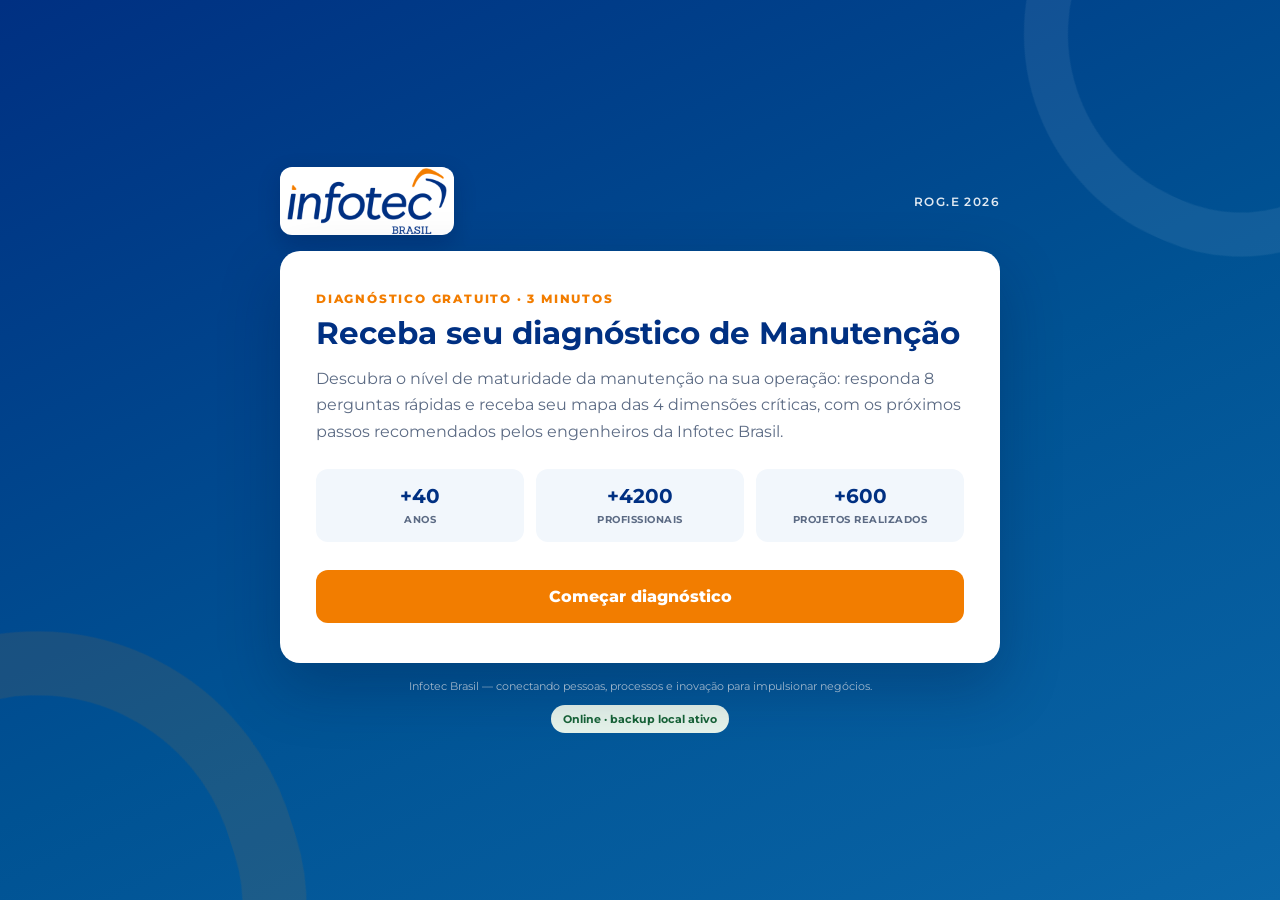
<file: index.html>
<!DOCTYPE html>
<html lang="pt-BR">
<head>
  <meta charset="UTF-8">
  <meta name="viewport" content="width=device-width, initial-scale=1, viewport-fit=cover">
  <meta name="theme-color" content="#003082">
  <meta name="robots" content="noindex,nofollow">
  <meta name="apple-mobile-web-app-capable" content="yes">
  <meta name="apple-mobile-web-app-status-bar-style" content="black-translucent">
  <title>Diagnóstico de Maturidade em Manutenção | Infotec Brasil</title>
  <meta name="description" content="Descubra o nível de maturidade da manutenção na sua operação em 8 perguntas e receba recomendações personalizadas da Infotec Brasil.">
  <link rel="canonical" href="https://falko1505.github.io/diagnostico-manutencao-infotec-rog2026/">
  <meta property="og:type" content="website">
  <meta property="og:locale" content="pt_BR">
  <meta property="og:site_name" content="Infotec Brasil">
  <meta property="og:title" content="Diagnóstico de Maturidade em Manutenção | Infotec Brasil">
  <meta property="og:description" content="Descubra o nível da sua operação em 3 minutos. São 8 perguntas, 4 dimensões e um resultado personalizado.">
  <meta property="og:url" content="https://falko1505.github.io/diagnostico-manutencao-infotec-rog2026/">
  <meta property="og:image" content="https://falko1505.github.io/diagnostico-manutencao-infotec-rog2026/assets/infotec-brasil.svg">
  <meta property="og:image:secure_url" content="https://falko1505.github.io/diagnostico-manutencao-infotec-rog2026/assets/infotec-brasil.svg">
  <meta property="og:image:type" content="image/svg+xml">
  <meta property="og:image:alt" content="Diagnóstico de Maturidade em Manutenção — Infotec Brasil — ROG.e 2026">
  <meta name="twitter:card" content="summary_large_image">
  <meta name="twitter:title" content="Diagnóstico de Maturidade em Manutenção | Infotec Brasil">
  <meta name="twitter:description" content="Descubra o nível da sua operação em 3 minutos e receba recomendações personalizadas.">
  <meta name="twitter:image" content="https://falko1505.github.io/diagnostico-manutencao-infotec-rog2026/assets/infotec-brasil.svg">
  <link rel="manifest" href="./manifest.webmanifest">
  <link rel="preconnect" href="https://fonts.googleapis.com">
  <link rel="preconnect" href="https://fonts.gstatic.com" crossorigin>
  <link href="https://fonts.googleapis.com/css2?family=Montserrat:wght@400;500;600;700;800&display=swap" rel="stylesheet">
  <link rel="stylesheet" href="./styles.css?v=7">
</head>
<body>
  <div class="bg-deco bg-deco-a" aria-hidden="true"></div>
  <div class="bg-deco bg-deco-b" aria-hidden="true"></div>

  <main class="shell">
    <header class="brandbar">
      <div class="logo-chip">
        <img class="brand-logo" src="./assets/infotec-brasil.svg" alt="Infotec Brasil">
      </div>
      <div class="event-tag">ROG.e 2026</div>
    </header>

    <section class="card" id="app" aria-live="polite"></section>
    <p class="footer-note">Infotec Brasil — conectando pessoas, processos e inovação para impulsionar negócios.</p>
    <div class="connection-status" id="connection-status" aria-live="polite">Verificando conexão…</div>
  </main>

  <script src="./config.js"></script>
  <script src="./storage.js"></script>
  <script src="./pwa.js"></script>
  <script src="./qrcode.min.js"></script>
  <script src="./app.js" defer></script>
</body>
</html>
</file>
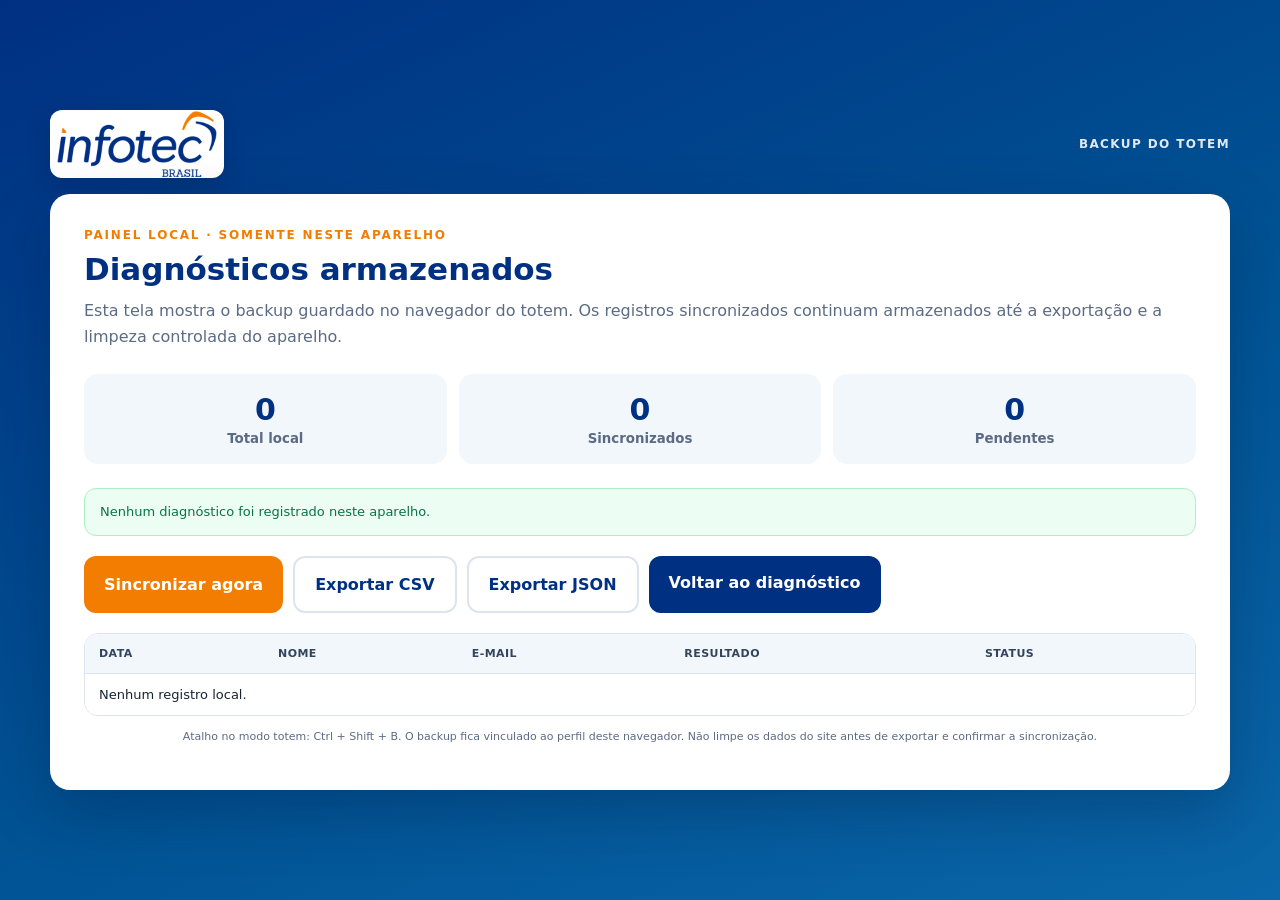
<file: backup.html>
<!DOCTYPE html>
<html lang="pt-BR">
<head>
  <meta charset="UTF-8">
  <meta name="viewport" content="width=device-width, initial-scale=1, viewport-fit=cover">
  <meta name="theme-color" content="#003082">
  <meta name="robots" content="noindex,nofollow">
  <title>Backup local do totem | Infotec Brasil</title>
  <link rel="manifest" href="./manifest.webmanifest">
  <link rel="stylesheet" href="./styles.css">
</head>
<body class="backup-page">
  <main class="backup-shell">
    <header class="brandbar">
      <div class="logo-chip">
        <img class="brand-logo" src="./assets/infotec-brasil.svg" alt="Infotec Brasil">
      </div>
      <div class="event-tag">BACKUP DO TOTEM</div>
    </header>

    <section class="card backup-card">
      <div class="eyebrow">Painel local · somente neste aparelho</div>
      <h1>Diagnósticos armazenados</h1>
      <p class="lead">Esta tela mostra o backup guardado no navegador do totem. Os registros sincronizados continuam armazenados até a exportação e a limpeza controlada do aparelho.</p>

      <div class="backup-stats">
        <div><b id="stat-total">0</b><small>Total local</small></div>
        <div><b id="stat-synced">0</b><small>Sincronizados</small></div>
        <div><b id="stat-pending">0</b><small>Pendentes</small></div>
      </div>

      <div id="backup-status" class="status-box">Carregando o backup local…</div>

      <div class="backup-actions">
        <button class="btn" id="sync-now">Sincronizar agora</button>
        <button class="btn outline" id="export-csv">Exportar CSV</button>
        <button class="btn outline" id="export-json">Exportar JSON</button>
        <a class="btn secondary" href="./?kiosk=1">Voltar ao diagnóstico</a>
      </div>

      <div class="backup-table-wrap">
        <table class="backup-table">
          <thead><tr><th>Data</th><th>Nome</th><th>E-mail</th><th>Resultado</th><th>Status</th></tr></thead>
          <tbody id="backup-rows"></tbody>
        </table>
      </div>
      <p class="microcopy">Atalho no modo totem: Ctrl + Shift + B. O backup fica vinculado ao perfil deste navegador. Não limpe os dados do site antes de exportar e confirmar a sincronização.</p>
    </section>
  </main>

  <script src="./config.js"></script>
  <script src="./storage.js"></script>
  <script src="./pwa.js"></script>
  <script src="./backup.js" defer></script>
</body>
</html>
</file>
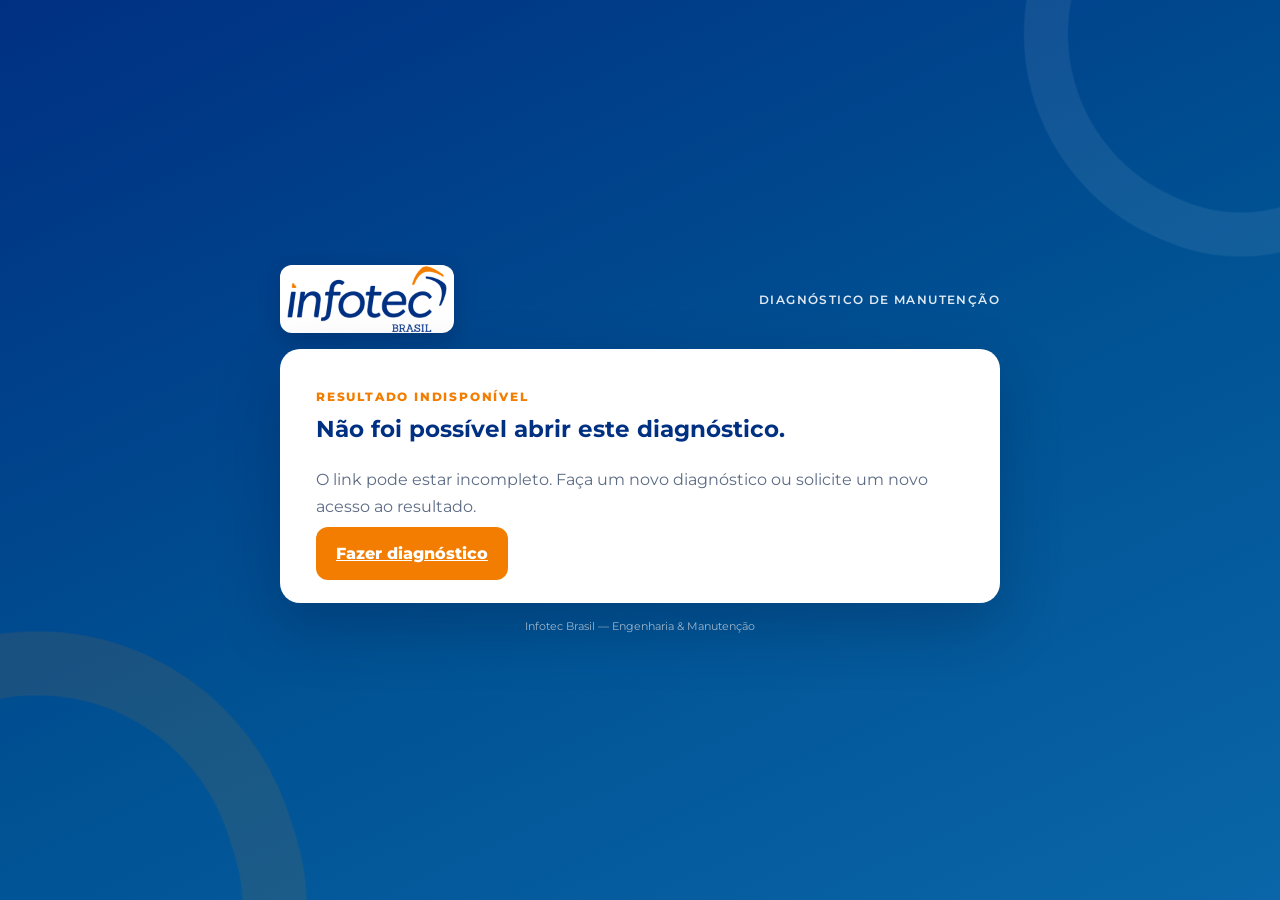
<file: result.html>
<!DOCTYPE html>
<html lang="pt-BR">
<head>
  <meta charset="UTF-8">
  <meta name="viewport" content="width=device-width, initial-scale=1, viewport-fit=cover">
  <meta name="theme-color" content="#003082">
  <meta name="robots" content="noindex,nofollow">
  <title>Meu Diagnóstico de Manutenção | Infotec Brasil</title>
  <link rel="manifest" href="./manifest.webmanifest">
  <link rel="preconnect" href="https://fonts.googleapis.com">
  <link rel="preconnect" href="https://fonts.gstatic.com" crossorigin>
  <link href="https://fonts.googleapis.com/css2?family=Montserrat:wght@400;500;600;700;800&display=swap" rel="stylesheet">
  <link rel="stylesheet" href="./styles.css">
</head>
<body class="result-page">
  <div class="bg-deco bg-deco-a" aria-hidden="true"></div>
  <div class="bg-deco bg-deco-b" aria-hidden="true"></div>

  <main class="shell">
    <header class="brandbar">
      <div class="logo-chip">
        <img class="brand-logo" src="./assets/infotec-brasil.svg" alt="Infotec Brasil">
      </div>
      <div class="event-tag">DIAGNÓSTICO DE MANUTENÇÃO</div>
    </header>

    <section class="card result-card" id="result-app" aria-live="polite">
      <div class="loading">Carregando seu diagnóstico…</div>
    </section>
    <p class="footer-note">Infotec Brasil — Engenharia &amp; Manutenção</p>
  </main>

  <script src="./pwa.js"></script>
  <script src="./result.js" defer></script>
</body>
</html>
</file>
<file: styles.css>
:root{
  --navy-900:#003082;
  --navy-700:#005293;
  --navy-600:#0A66A8;
  --orange:#F27D00;
  --bg:#F4F6FA;
  --ink:#182235;
  --muted:#5C6B84;
  --line:#DDE4EF;
  --soft:#F2F7FC;
  --danger:#B42318;
  --success:#087443;
  --shadow:0 24px 60px rgba(0,20,60,.28);
}
*{box-sizing:border-box}
html{min-height:100%}
body{
  margin:0;
  min-height:100vh;
  font-family:"Montserrat","Segoe UI",system-ui,-apple-system,sans-serif;
  color:var(--ink);
  background:linear-gradient(155deg,var(--navy-900) 0%,var(--navy-700) 55%,var(--navy-600) 100%);
  padding:24px;
  display:flex;
  justify-content:center;
  align-items:center;
  overflow-x:hidden;
}
button,input,select{font:inherit}
button{-webkit-tap-highlight-color:transparent}
.bg-deco{
  position:fixed;
  border-radius:48% 52% 46% 54%;
  pointer-events:none;
  filter:blur(.2px);
}
.bg-deco-a{
  width:420px;height:420px;right:-160px;top:-170px;
  border:44px solid rgba(255,255,255,.07);
  transform:rotate(24deg);
}
.bg-deco-b{
  width:520px;height:520px;left:-220px;bottom:-250px;
  border:64px solid rgba(242,125,0,.10);
  transform:rotate(-18deg);
}
.shell{width:min(100%,720px);position:relative;z-index:1}
.brandbar{display:flex;align-items:center;justify-content:space-between;gap:16px;margin-bottom:16px;color:#fff}
.logo-chip{
  position:relative;width:174px;height:68px;flex:0 0 auto;overflow:hidden;
  background:#fff;border-radius:12px;box-shadow:0 8px 22px rgba(0,20,60,.22);
}
.brand-logo{
  position:absolute;left:7px;top:50%;display:block;width:160px;height:auto;
  transform:translateY(-50%);
}
.event-tag{font-size:12px;text-transform:uppercase;letter-spacing:1.4px;font-weight:600;opacity:.88;text-align:right}
.card{
  background:#fff;border-radius:20px;padding:40px 36px;box-shadow:var(--shadow);
  animation:rise .35s ease both;
}
@keyframes rise{from{opacity:0;transform:translateY(10px)}to{opacity:1;transform:none}}
.eyebrow{font-size:12px;font-weight:800;letter-spacing:1.8px;text-transform:uppercase;color:var(--orange);margin-bottom:10px}
h1,h2,h3,p{margin-top:0}
h1{font-size:31px;line-height:1.15;color:var(--navy-900);margin-bottom:14px}
h2{font-size:23px;line-height:1.35;color:var(--navy-900);margin-bottom:22px}
h3{font-size:17px;color:var(--navy-900);margin-bottom:10px}
.lead{font-size:16px;line-height:1.65;color:var(--muted);margin-bottom:24px}
.intro-stats{display:grid;grid-template-columns:repeat(3,1fr);gap:12px;margin:24px 0 28px}
.intro-stats>div{background:var(--soft);border-radius:12px;padding:15px 10px;text-align:center}
.intro-stats b{display:block;font-size:20px;color:var(--navy-900)}
.intro-stats small{font-size:10px;color:var(--muted);font-weight:700;text-transform:uppercase;letter-spacing:.5px}
.btn{
  width:100%;border:0;border-radius:12px;padding:17px 20px;cursor:pointer;
  background:var(--orange);color:#fff;font-weight:800;font-size:16px;
  transition:transform .15s,box-shadow .15s,opacity .15s;
}
.btn:hover{transform:translateY(-1px);box-shadow:0 10px 24px rgba(242,125,0,.26)}
.btn:disabled{opacity:.55;cursor:not-allowed;transform:none;box-shadow:none}
.btn.secondary{background:var(--navy-900)}
.btn.outline{background:#fff;color:var(--navy-900);border:2px solid var(--line)}
.btn.ghost{width:auto;background:transparent;color:var(--muted);padding:10px 2px;box-shadow:none;font-size:14px}
.btn-row{display:grid;grid-template-columns:1fr 1fr;gap:10px;margin-top:12px}
.btn-row.kiosk-actions{grid-template-columns:1fr}
.qmeta{display:flex;justify-content:space-between;gap:12px;font-size:11px;color:var(--muted);font-weight:800;text-transform:uppercase;letter-spacing:.5px;margin-bottom:8px}
.qmeta span:last-child{text-align:right}
.progress{height:6px;background:var(--line);border-radius:999px;overflow:hidden;margin-bottom:25px}
.progress>div{height:100%;background:linear-gradient(90deg,var(--navy-700),var(--orange));transition:width .3s ease}
.opt{
  display:block;width:100%;text-align:left;border:2px solid var(--line);background:#fff;color:var(--ink);
  padding:15px 17px;border-radius:12px;margin-bottom:11px;cursor:pointer;line-height:1.45;font-size:15px;
}
.opt:hover,.opt:focus-visible{border-color:var(--navy-700);background:var(--soft);outline:none}
.form-grid{display:grid;grid-template-columns:1fr 1fr;gap:0 14px}
.field.full{grid-column:1/-1}
label{display:block;font-size:12px;font-weight:800;color:var(--navy-900);margin:13px 0 6px}
input,select{
  width:100%;padding:13px 14px;border:2px solid var(--line);border-radius:10px;
  background:#fff;color:var(--ink);font-size:15px;outline:none;
}
input:focus,select:focus{border-color:var(--navy-700);box-shadow:0 0 0 3px rgba(0,82,147,.08)}
.consent{display:flex;gap:10px;align-items:flex-start;margin:18px 0 20px;color:var(--muted);font-size:12px;line-height:1.5}
.consent input{width:20px;height:20px;flex:0 0 auto;margin-top:1px}
.status-box,.error-box{
  border-radius:12px;padding:13px 15px;font-size:13px;line-height:1.5;margin-bottom:14px;
}
.status-box{background:#ECFDF3;color:var(--success);border:1px solid #ABEFC6}
.error-box{background:#FEF3F2;color:var(--danger);border:1px solid #FECDCA}
.score-hero{display:flex;align-items:center;gap:22px;margin-bottom:25px}
.score-ring{
  width:112px;height:112px;border-radius:50%;flex:0 0 auto;
  display:flex;align-items:center;justify-content:center;
  background:conic-gradient(var(--orange) calc(var(--pct)*1%),var(--line) 0);
}
.score-ring>div{width:87px;height:87px;border-radius:50%;display:flex;flex-direction:column;align-items:center;justify-content:center;background:#fff}
.score-ring b{font-size:27px;color:var(--navy-900)}
.score-ring small{font-size:9px;text-transform:uppercase;color:var(--muted);letter-spacing:.8px;font-weight:700}
.profile-tag{display:inline-block;background:var(--navy-900);color:#fff;padding:7px 13px;border-radius:99px;font-size:12px;font-weight:800;margin-bottom:8px}
.score-copy{font-size:13px;color:var(--muted);line-height:1.5}
.dim{margin-bottom:14px}
.dhead{display:flex;justify-content:space-between;gap:12px;color:var(--navy-900);font-size:12px;font-weight:800;margin-bottom:6px}
.dbar{height:9px;background:var(--line);border-radius:999px;overflow:hidden}
.dbar>div{height:100%;background:var(--navy-700);border-radius:999px}
.dim.low .dbar>div{background:var(--orange)}
.reco{background:var(--soft);border-left:4px solid var(--orange);border-radius:0 12px 12px 0;padding:17px 18px;margin:22px 0;font-size:14px;line-height:1.65}
.reco b{color:var(--navy-900)}
.result-actions{margin-top:18px}
.microcopy{font-size:11px;line-height:1.55;color:var(--muted);margin-top:12px;text-align:center}
.loading{text-align:center;color:var(--muted);padding:34px 0}
.footer-note{text-align:center;color:rgba(255,255,255,.72);font-size:11px;margin:15px 0 0;line-height:1.5}
.connection-status{width:max-content;max-width:100%;margin:10px auto 0;padding:7px 12px;border-radius:999px;background:#e7f5ec;color:#176437;font-size:11px;font-weight:700;text-align:center}
.connection-status.offline{background:#fff0df;color:#9a4b00}
.kiosk-reset{margin:14px 0 0;text-align:center;color:var(--muted);font-size:12px}
.kiosk-handoff{display:grid;grid-template-columns:1fr auto;align-items:center;gap:24px;margin:22px 0;padding:22px;border:1px solid #cfdbea;border-radius:16px;background:#f7faff}
.kiosk-handoff h3{margin:4px 0 8px;color:var(--navy-900)}
.kiosk-handoff p{margin:0;color:var(--muted);font-size:14px;line-height:1.55}
.result-qr{display:grid;place-items:center;min-width:236px;min-height:236px;padding:8px;border-radius:14px;background:#fff;box-shadow:0 8px 22px rgba(8,47,95,.12)}
.result-qr img,.result-qr canvas{display:block;width:220px!important;height:220px!important}
.offline-box{margin-bottom:14px;padding:13px 15px;border:1px solid #fed7aa;border-radius:12px;background:#fff0df;color:#834000;font-size:13px;line-height:1.5}
.backup-page{overflow:auto}
.backup-shell{position:relative;z-index:1;width:min(1180px,calc(100% - 32px));margin:30px auto}
.backup-card{padding:34px}
.backup-card h1{margin-bottom:10px}
.backup-stats{display:grid;grid-template-columns:repeat(3,1fr);gap:12px;margin:24px 0}
.backup-stats>div{padding:18px;border-radius:14px;background:var(--soft);text-align:center}
.backup-stats b{display:block;color:var(--navy-900);font-size:30px}
.backup-stats small{display:block;margin-top:4px;color:var(--muted);font-weight:700}
.backup-actions{display:flex;flex-wrap:wrap;gap:10px;margin:20px 0}
.backup-actions .btn{width:auto;margin:0;text-decoration:none;text-align:center}
.backup-table-wrap{margin-top:20px;overflow:auto;border:1px solid var(--line);border-radius:14px}
.backup-table{width:100%;border-collapse:collapse;background:#fff;font-size:13px}
.backup-table th,.backup-table td{padding:13px 14px;border-bottom:1px solid var(--line);text-align:left;white-space:nowrap}
.backup-table th{background:var(--soft);color:#34445d;font-size:11px;text-transform:uppercase;letter-spacing:.04em}
.backup-table tr:last-child td{border-bottom:0}
.backup-pill{display:inline-block;padding:5px 9px;border-radius:999px;background:#fff0df;color:#9a4b00;font-size:11px;font-weight:800}
.backup-pill.synced{background:#e7f5ec;color:#176437}
.result-card .result-kicker{margin-bottom:22px}
.result-page body{align-items:flex-start}
.print-only{display:none}
@media(max-width:620px){
  body{padding:18px 14px;align-items:flex-start}
  .brandbar{margin-top:5px}
  .logo-chip{width:156px;height:62px;border-radius:10px}
  .brand-logo{left:6px;width:144px}
  .card{padding:28px 20px;border-radius:17px}
  h1{font-size:25px}
  h2{font-size:20px}
  .form-grid{grid-template-columns:1fr}
  .field.full{grid-column:auto}
  .intro-stats{gap:8px}
  .score-hero{align-items:flex-start}
  .kiosk-handoff{grid-template-columns:1fr;text-align:center}
  .result-qr{margin:auto}
  .score-ring{width:96px;height:96px}
  .score-ring>div{width:74px;height:74px}
  .score-ring b{font-size:23px}
  .btn-row{grid-template-columns:1fr}
  .backup-shell{width:min(100% - 20px,1180px);margin:10px auto}
  .backup-card{padding:22px 16px}
  .backup-stats{grid-template-columns:1fr}
  .backup-actions .btn{width:100%}
  .qmeta{flex-direction:column;gap:4px}
  .qmeta span:last-child{text-align:left}
}
@media print{
  body{background:#fff;padding:0;display:block}
  .bg-deco,.brandbar,.footer-note,.result-actions,.no-print{display:none!important}
  .shell{width:100%;max-width:none}
  .card{box-shadow:none;border-radius:0;padding:18mm 16mm}
  .print-only{display:block}
}

@media(orientation:portrait){body.kiosk-mode{align-items:flex-start;padding:8vh 28px 24px}.kiosk-mode .shell{width:min(86vw,780px)}.kiosk-mode .brandbar{margin-bottom:22px}.kiosk-mode .logo-chip{width:210px;height:82px;border-radius:14px}.kiosk-mode .brand-logo{left:9px;width:192px}.kiosk-mode .event-tag{font-size:14px}.kiosk-mode .card{min-height:0!important;height:auto!important;padding:44px 48px 28px;border-radius:24px}.kiosk-mode .eyebrow{font-size:14px;margin-bottom:14px}.kiosk-mode h1{font-size:38px;line-height:1.18;margin-bottom:20px}.kiosk-mode h2{font-size:29px;line-height:1.38;margin-bottom:28px}.kiosk-mode h3{font-size:21px}.kiosk-mode .lead{font-size:19px;line-height:1.7;margin-bottom:30px}.kiosk-mode .intro-stats{gap:16px;margin:32px 0 36px}.kiosk-mode .intro-stats>div{padding:20px 12px}.kiosk-mode .intro-stats b{font-size:25px}.kiosk-mode .intro-stats small{font-size:12px}.kiosk-mode .btn{padding:21px 24px;font-size:19px;border-radius:14px}.kiosk-mode .qmeta{font-size:13px;margin-bottom:12px}.kiosk-mode .progress{height:8px;margin-bottom:32px}.kiosk-mode .opt{padding:20px 21px;margin-bottom:15px;font-size:18px;line-height:1.5;border-radius:14px}.kiosk-mode label{font-size:14px;margin:17px 0 8px}.kiosk-mode input,.kiosk-mode select{padding:17px 16px;font-size:18px;border-radius:12px}.kiosk-mode .consent{font-size:14px;line-height:1.6;margin:24px 0 26px}.kiosk-mode .consent input{width:24px;height:24px}.kiosk-mode .connection-status{font-size:13px;padding:9px 15px;margin-top:13px}.kiosk-mode .footer-note{font-size:13px;margin-top:19px}}
</file>
